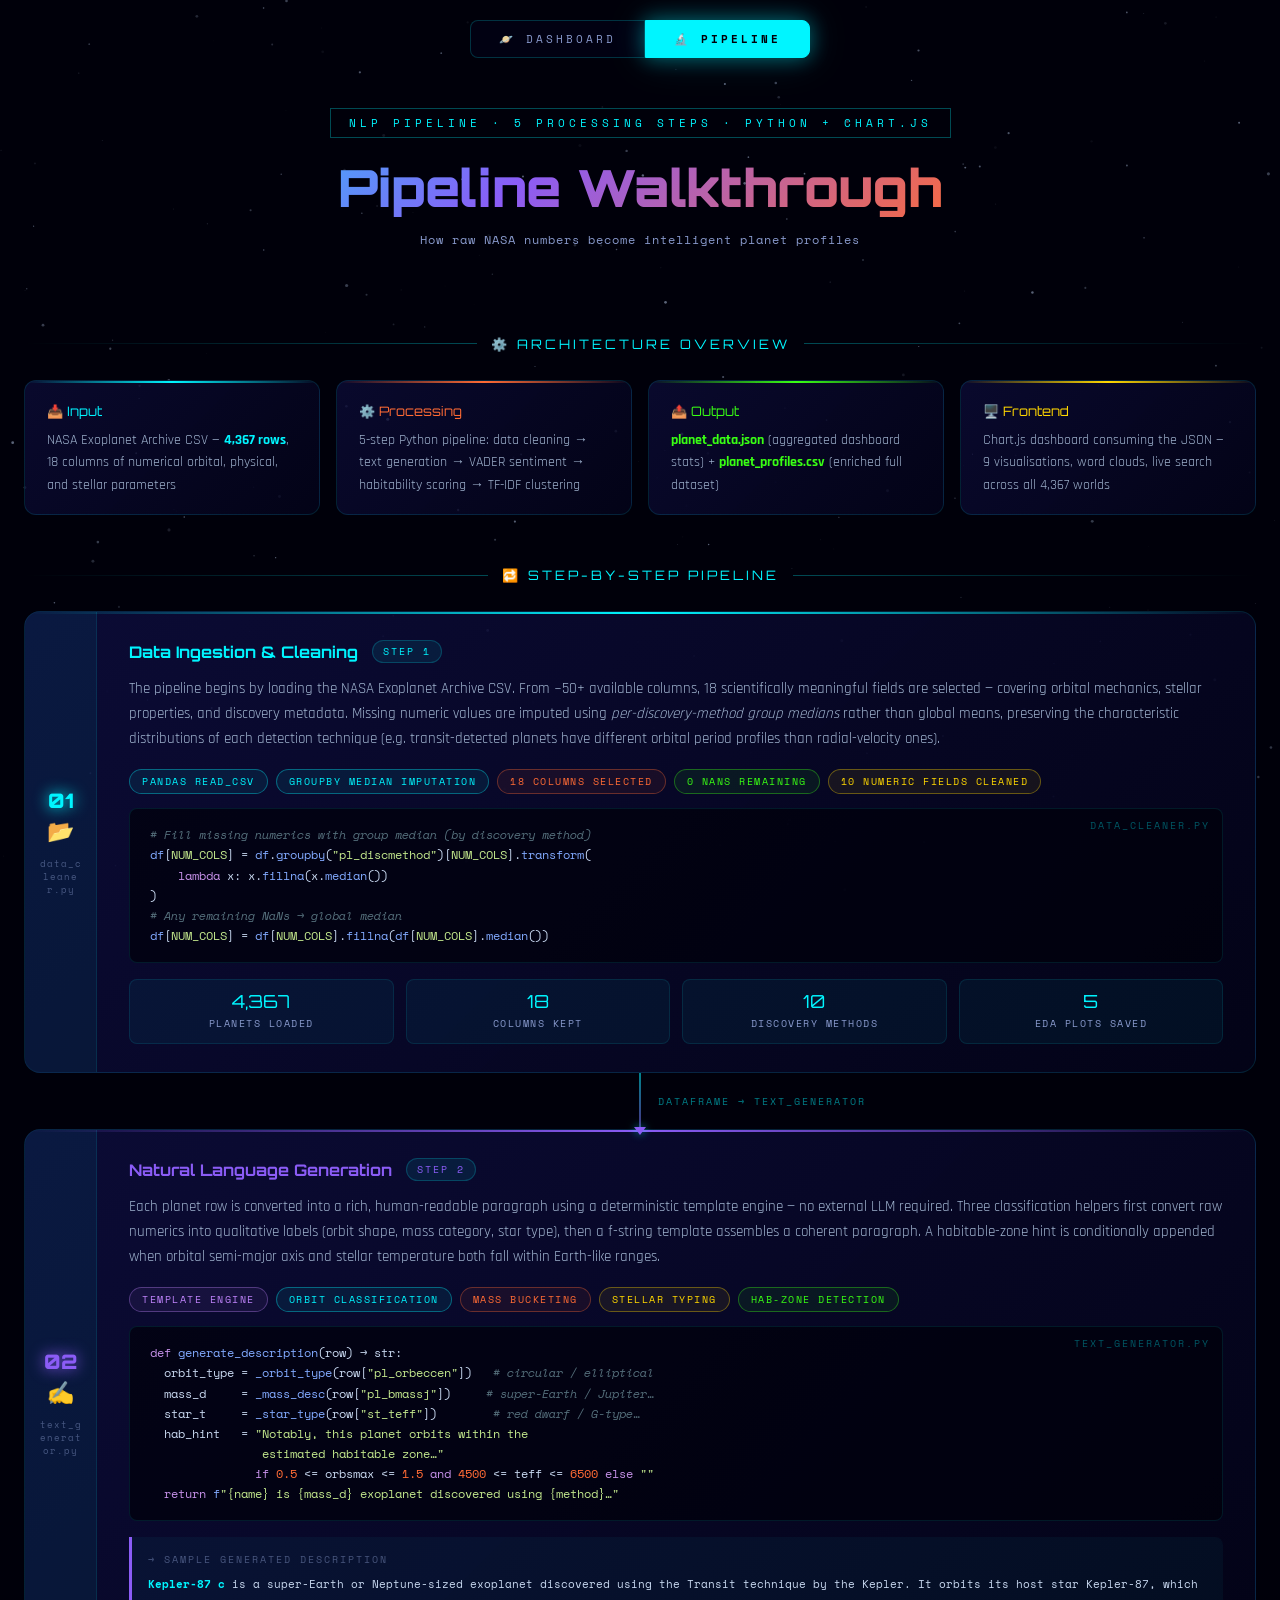
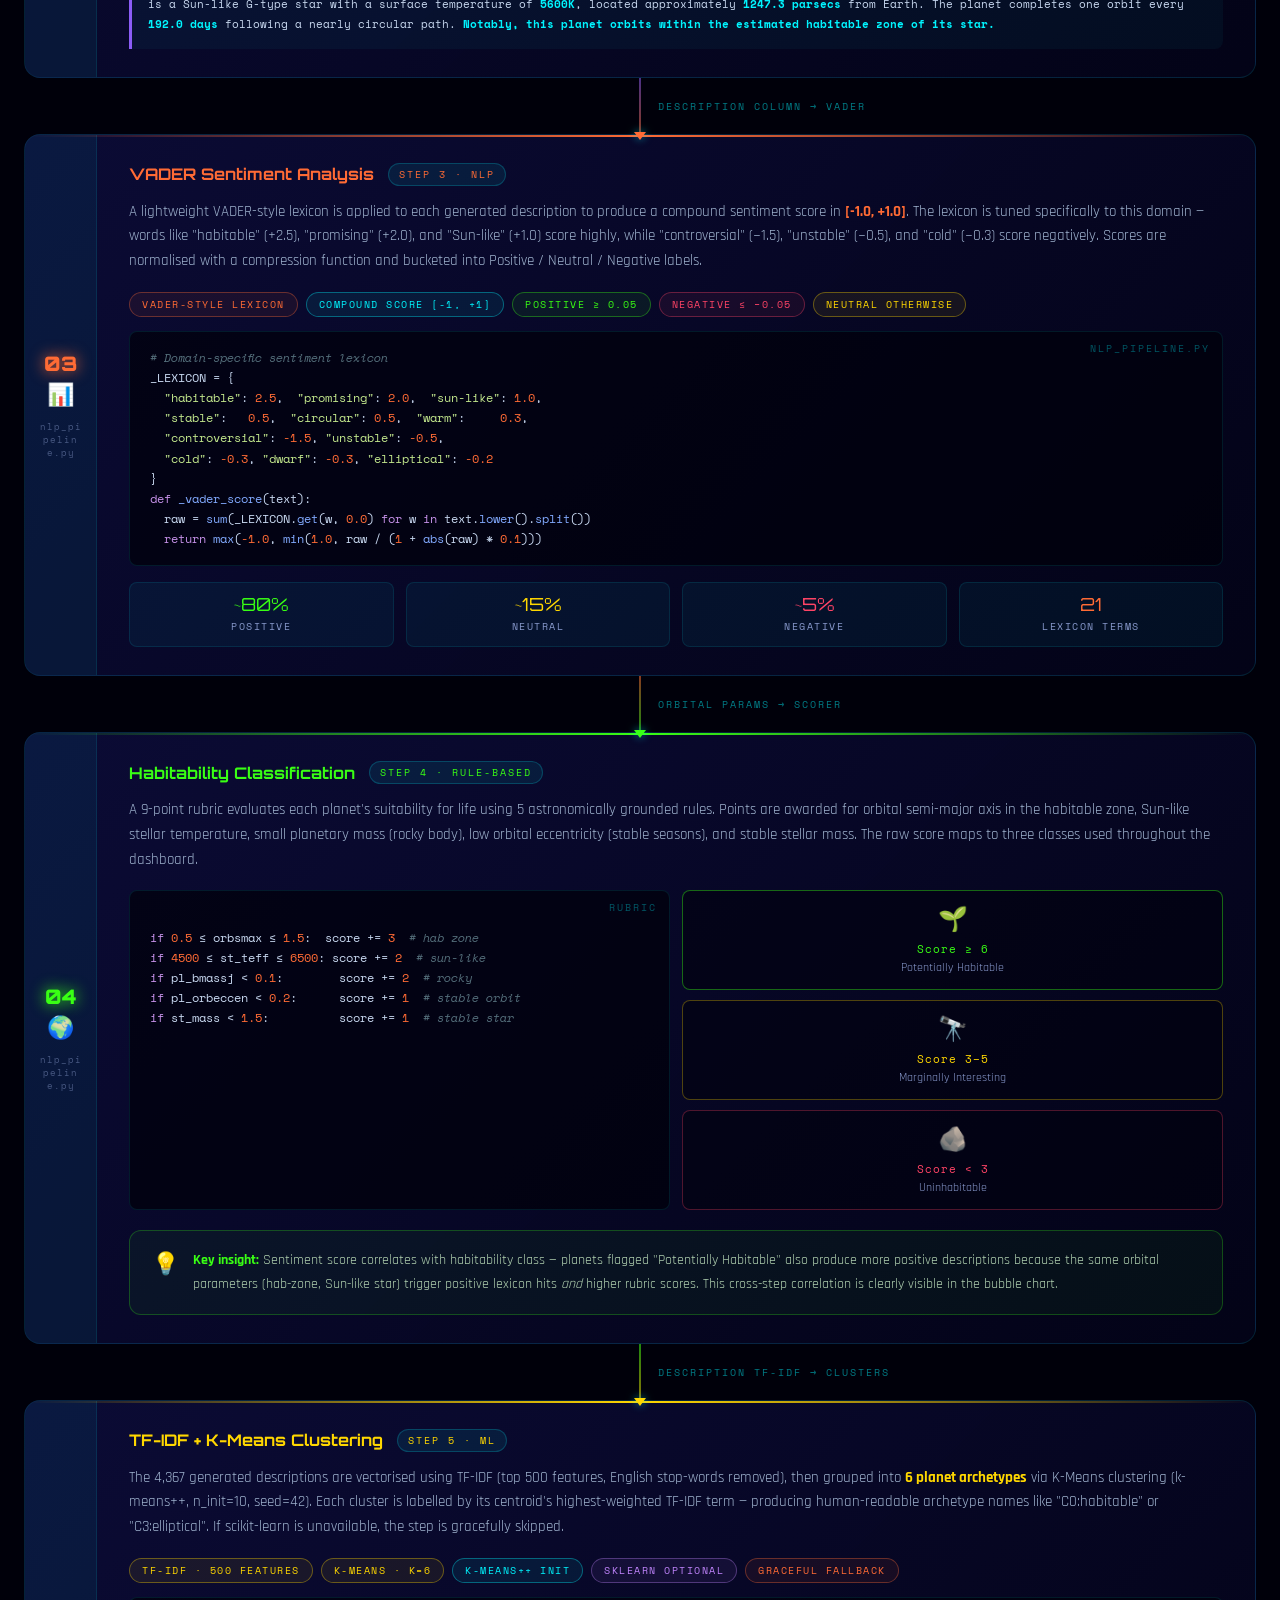
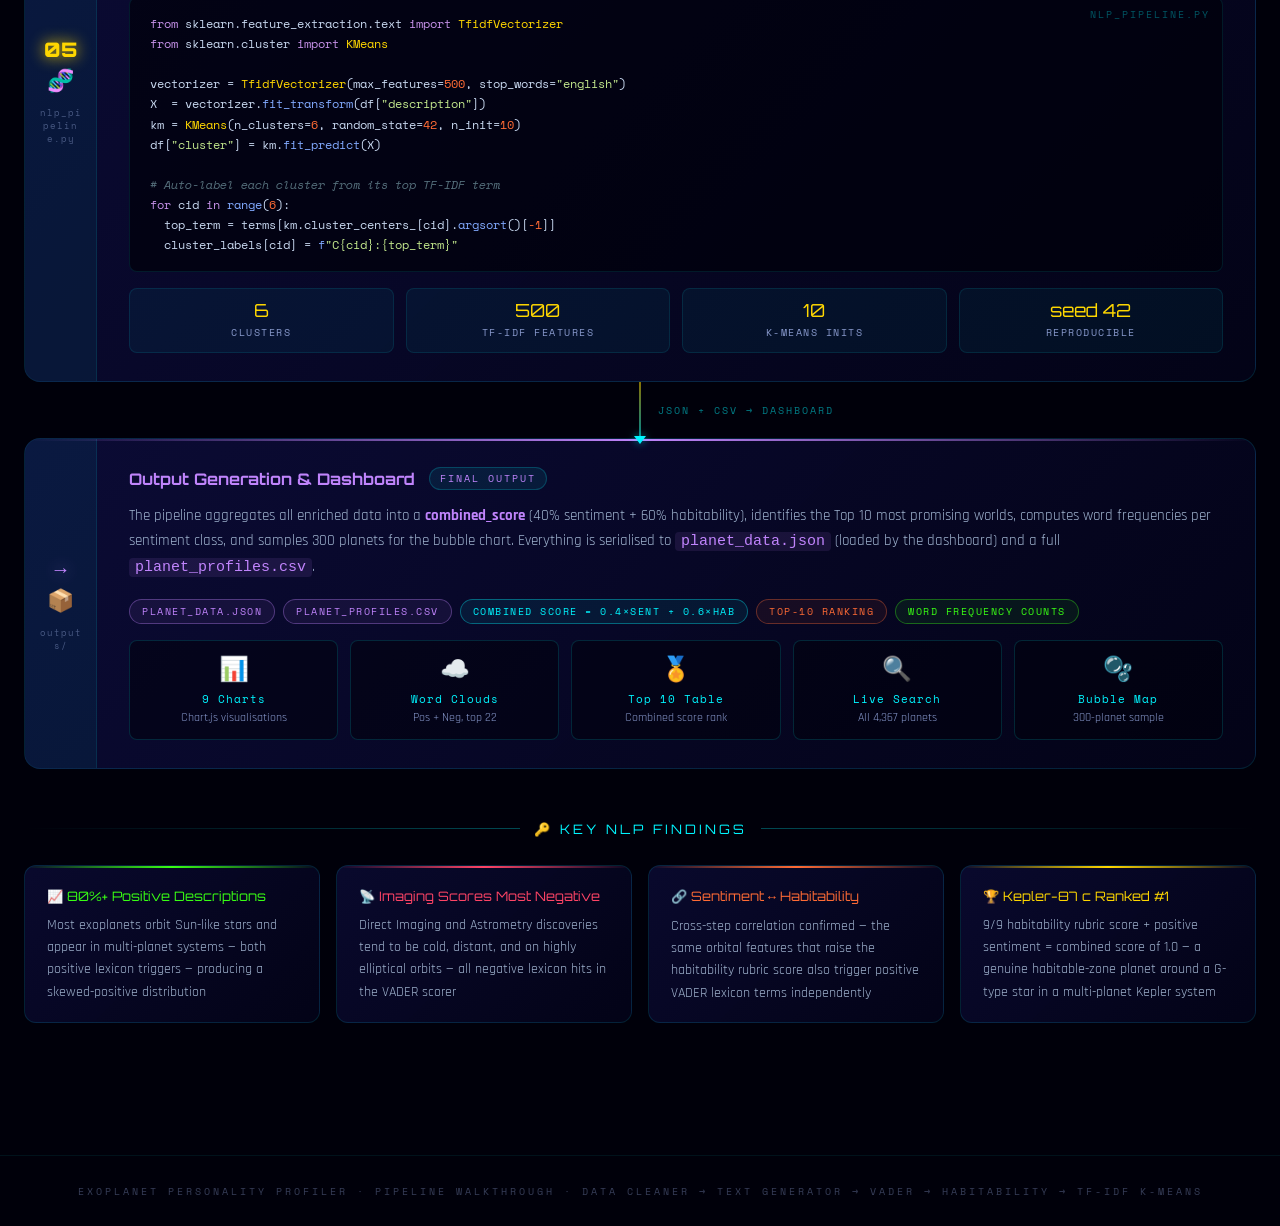
<file: Exoplanet Overview/pipeline.html>
<!DOCTYPE html>
<html lang="en">
<head>
<meta charset="UTF-8">
<meta name="viewport" content="width=device-width, initial-scale=1.0">
<title>🔬 Pipeline Walkthrough · Exoplanet Personality Profiler</title>
<link href="https://fonts.googleapis.com/css2?family=Orbitron:wght@400;600;700;900&family=Space+Mono:ital,wght@0,400;0,700;1,400&family=Rajdhani:wght@300;400;500;600;700&display=swap" rel="stylesheet">
<style>
/* ── Variables (same as main dashboard) ─── */
:root {
  --void:    #00000a;
  --deep:    #030318;
  --nebula:  #0a0a2e;
  --cosmic:  #0d0d3d;
  --pulsar:  #00f5ff;
  --nova:    #ff6b35;
  --hab:     #39ff14;
  --star:    #ffd700;
  --dwarf:   #ff4466;
  --neutral: #8899cc;
  --glow-pulse: 0 0 20px rgba(0,245,255,0.4), 0 0 40px rgba(0,245,255,0.15);
  --glow-nova:  0 0 20px rgba(255,107,53,0.5), 0 0 40px rgba(255,107,53,0.2);
  --glow-hab:   0 0 15px rgba(57,255,20,0.4);
  --radius-sm: 8px; --radius-md: 12px; --radius-lg: 16px;
}
*, *::before, *::after { margin: 0; padding: 0; box-sizing: border-box; }
html { scroll-behavior: smooth; }
body {
  background: var(--void);
  color: #c8d8f0;
  font-family: 'Rajdhani', sans-serif;
  font-size: 16px;
  min-height: 100vh;
  overflow-x: hidden;
}
#starfield { position: fixed; inset: 0; z-index: 0; pointer-events: none; }

/* ── Nav tabs ───── */
.tab-nav {
  position: relative; z-index: 10;
  display: flex; align-items: center; justify-content: center;
  gap: 0;
  padding: 20px 24px 0;
  max-width: 1400px; margin: 0 auto;
}
.tab-link {
  font-family: 'Space Mono', monospace;
  font-size: 11px; letter-spacing: 3px; text-transform: uppercase;
  text-decoration: none;
  padding: 10px 28px;
  border: 1px solid rgba(0,245,255,0.2);
  color: var(--neutral);
  background: rgba(3,3,24,0.6);
  transition: all 0.3s;
  cursor: pointer;
}
.tab-link:first-child { border-radius: 8px 0 0 8px; }
.tab-link:last-child  { border-radius: 0 8px 8px 0; }
.tab-link:hover { color: var(--pulsar); border-color: rgba(0,245,255,0.5); background: rgba(0,245,255,0.07); }
.tab-link.active {
  color: var(--void); background: var(--pulsar);
  border-color: var(--pulsar);
  box-shadow: var(--glow-pulse);
  font-weight: 700;
}

/* ── Page wrap ───── */
.page-wrap { position: relative; z-index: 1; max-width: 1400px; margin: 0 auto; padding: 0 24px 100px; }

/* ── Header ───── */
header { text-align: center; padding: 50px 20px 36px; position: relative; }
.header-badge {
  display: inline-block; font-family: 'Space Mono', monospace;
  font-size: 11px; letter-spacing: 4px; color: var(--pulsar);
  border: 1px solid rgba(0,245,255,0.3); padding: 6px 18px;
  margin-bottom: 20px; text-transform: uppercase; animation: fadeIn 1s ease;
}
h1 {
  font-family: 'Orbitron', monospace; font-size: clamp(22px, 4vw, 52px); font-weight: 900;
  background: linear-gradient(135deg, var(--pulsar) 0%, #8b5cf6 40%, var(--nova) 80%, var(--star) 100%);
  -webkit-background-clip: text; -webkit-text-fill-color: transparent; background-clip: text;
  line-height: 1.15; margin-bottom: 14px; animation: slideUp 0.8s ease;
}
.subtitle { font-family: 'Space Mono', monospace; font-size: 12px; color: var(--neutral); letter-spacing: 1px; }

/* ── Section header ───── */
.section-header {
  display: flex; align-items: center; gap: 14px; margin: 52px 0 28px;
}
.section-line { flex: 1; height: 1px; background: linear-gradient(90deg, transparent, rgba(0,245,255,0.3)); }
.section-line.right { background: linear-gradient(90deg, rgba(0,245,255,0.3), transparent); }
.section-title { font-family: 'Orbitron', monospace; font-size: 13px; letter-spacing: 3px; color: var(--pulsar); white-space: nowrap; text-transform: uppercase; }

/* ── Pipeline flow ───── */
.pipeline-flow {
  display: flex; flex-direction: column; gap: 0;
  position: relative;
}
.pipeline-connector {
  display: flex; justify-content: center; align-items: center;
  height: 56px; position: relative; z-index: 1;
}
.connector-line {
  width: 2px; height: 100%;
  background: linear-gradient(180deg, rgba(0,245,255,0.6), rgba(139,92,246,0.6));
  position: relative;
}
.connector-arrow {
  position: absolute; bottom: -6px; left: 50%; transform: translateX(-50%);
  width: 0; height: 0;
  border-left: 6px solid transparent; border-right: 6px solid transparent;
  border-top: 8px solid rgba(0,245,255,0.8);
  filter: drop-shadow(0 0 4px rgba(0,245,255,0.6));
}
.connector-label {
  position: absolute; left: calc(50% + 18px);
  font-family: 'Space Mono', monospace; font-size: 10px; color: rgba(0,245,255,0.5);
  letter-spacing: 2px; text-transform: uppercase; white-space: nowrap;
  top: 50%; transform: translateY(-50%);
}

/* ── Step card ───── */
.step-card {
  display: grid; grid-template-columns: 72px 1fr;
  gap: 0; border-radius: var(--radius-lg); overflow: hidden;
  border: 1px solid rgba(0,245,255,0.12);
  background: linear-gradient(135deg, rgba(13,13,61,0.85), rgba(3,3,24,0.95));
  transition: transform 0.3s, border-color 0.3s, box-shadow 0.3s;
  animation: slideIn 0.7s ease both;
  position: relative;
}
.step-card:hover {
  transform: translateY(-3px);
  border-color: rgba(0,245,255,0.35);
  box-shadow: var(--glow-pulse);
}
.step-card::before {
  content: ''; position: absolute; top: 0; left: 0; right: 0; height: 2px;
  background: linear-gradient(90deg, transparent, var(--step-color, var(--pulsar)), transparent);
}
.step-number {
  background: rgba(0,245,255,0.06);
  border-right: 1px solid rgba(0,245,255,0.1);
  display: flex; flex-direction: column; align-items: center; justify-content: center; gap: 6px;
  padding: 24px 8px;
}
.step-num-label {
  font-family: 'Orbitron', monospace; font-size: 20px; font-weight: 900;
  color: var(--step-color, var(--pulsar));
  text-shadow: 0 0 15px var(--step-color, rgba(0,245,255,0.7));
}
.step-icon { font-size: 22px; }
.step-file {
  font-family: 'Space Mono', monospace; font-size: 9px; color: rgba(136,153,204,0.5);
  letter-spacing: 1px; text-align: center; writing-mode: horizontal-tb;
  margin-top: 4px; word-break: break-all; padding: 0 4px;
}

.step-body { padding: 28px 32px; }
.step-header { display: flex; align-items: center; gap: 14px; margin-bottom: 14px; flex-wrap: wrap; }
.step-title {
  font-family: 'Orbitron', monospace; font-size: 16px; font-weight: 700;
  color: var(--step-color, var(--pulsar));
}
.step-badge {
  font-family: 'Space Mono', monospace; font-size: 10px; letter-spacing: 2px;
  padding: 3px 10px; border-radius: 20px; text-transform: uppercase;
  background: rgba(0,245,255,0.08); color: var(--step-color, var(--pulsar));
  border: 1px solid rgba(0,245,255,0.2);
}
.step-desc { color: #a0b4d0; font-size: 15px; line-height: 1.65; margin-bottom: 18px; }

/* ── Code block ───── */
.code-block {
  background: rgba(0,0,10,0.7); border: 1px solid rgba(0,245,255,0.1);
  border-radius: var(--radius-sm); padding: 16px 20px;
  font-family: 'Space Mono', monospace; font-size: 11.5px; line-height: 1.75;
  overflow-x: auto; margin-bottom: 16px; position: relative;
  white-space: pre;
}
.code-block::before {
  content: attr(data-label);
  position: absolute; top: 8px; right: 12px;
  font-size: 10px; color: rgba(0,245,255,0.35); letter-spacing: 2px; text-transform: uppercase;
}
.c-kw  { color: #c792ea; }
.c-fn  { color: #82aaff; }
.c-str { color: #c3e88d; }
.c-cmt { color: #546e7a; font-style: italic; }
.c-num { color: var(--nova); }
.c-cls { color: var(--star); }

/* ── Pills row ───── */
.pills { display: flex; flex-wrap: wrap; gap: 8px; margin-bottom: 14px; }
.pill {
  font-family: 'Space Mono', monospace; font-size: 10px; letter-spacing: 1.5px;
  padding: 4px 12px; border-radius: 20px; text-transform: uppercase;
  border: 1px solid; transition: box-shadow 0.2s;
}
.pill-cyan  { color: var(--pulsar); border-color: rgba(0,245,255,0.35); background: rgba(0,245,255,0.07); }
.pill-orange{ color: var(--nova);   border-color: rgba(255,107,53,0.35); background: rgba(255,107,53,0.07); }
.pill-green { color: var(--hab);    border-color: rgba(57,255,20,0.35);  background: rgba(57,255,20,0.07); }
.pill-gold  { color: var(--star);   border-color: rgba(255,215,0,0.35);  background: rgba(255,215,0,0.07); }
.pill-purple{ color: #c084fc;       border-color: rgba(192,132,252,0.35);background: rgba(192,132,252,0.07);}
.pill-red   { color: var(--dwarf);  border-color: rgba(255,68,102,0.35); background: rgba(255,68,102,0.07); }

/* ── Output sample ───── */
.output-sample {
  border-left: 3px solid var(--step-color, var(--pulsar));
  padding: 14px 16px; background: rgba(0,245,255,0.04);
  border-radius: 0 var(--radius-sm) var(--radius-sm) 0;
  font-family: 'Space Mono', monospace; font-size: 11px; line-height: 1.8;
  color: #c8d8f0; margin-top: 14px;
}
.output-label {
  font-size: 10px; color: rgba(136,153,204,0.5); letter-spacing: 2px;
  text-transform: uppercase; margin-bottom: 6px;
}
.output-highlight { color: var(--pulsar); font-weight: 700; }

/* ── Stats row ───── */
.step-stats { display: flex; flex-wrap: wrap; gap: 12px; margin-top: 16px; }
.step-stat {
  background: rgba(0,245,255,0.05); border: 1px solid rgba(0,245,255,0.1);
  border-radius: var(--radius-sm); padding: 10px 16px; flex: 1; min-width: 120px;
  text-align: center;
}
.step-stat-val { font-family: 'Orbitron', monospace; font-size: 18px; color: var(--step-color, var(--pulsar)); display: block; }
.step-stat-lbl { font-family: 'Space Mono', monospace; font-size: 10px; color: var(--neutral); letter-spacing: 1.5px; text-transform: uppercase; margin-top: 3px; }

/* ── Data flow diagram ───── */
.flow-diagram {
  display: grid; grid-template-columns: repeat(auto-fit, minmax(140px, 1fr));
  gap: 12px; margin-top: 16px;
}
.flow-node {
  background: rgba(0,0,10,0.5); border: 1px solid rgba(0,245,255,0.15);
  border-radius: var(--radius-sm); padding: 14px 12px; text-align: center;
  position: relative;
}
.flow-node-icon { font-size: 24px; margin-bottom: 6px; }
.flow-node-title { font-family: 'Space Mono', monospace; font-size: 11px; color: var(--pulsar); letter-spacing: 1px; }
.flow-node-val { font-size: 12px; color: var(--neutral); margin-top: 3px; }

/* ── Architecture overview ───── */
.arch-grid {
  display: grid; grid-template-columns: repeat(auto-fit, minmax(280px, 1fr));
  gap: 16px; margin-bottom: 32px;
}
.arch-card {
  background: linear-gradient(135deg, rgba(13,13,61,0.7), rgba(3,3,24,0.9));
  border: 1px solid rgba(0,245,255,0.12); border-radius: var(--radius-md);
  padding: 22px 22px 18px; transition: transform 0.3s, box-shadow 0.3s;
  position: relative; overflow: hidden;
}
.arch-card:hover { transform: translateY(-3px); box-shadow: 0 8px 30px rgba(0,245,255,0.1); }
.arch-card::before {
  content: ''; position: absolute; top: 0; left: 0; right: 0; height: 2px;
  background: linear-gradient(90deg, transparent, var(--accent-color, var(--pulsar)), transparent);
}
.arch-card-title { font-family: 'Orbitron', monospace; font-size: 13px; color: var(--accent-color, var(--pulsar)); margin-bottom: 10px; }
.arch-card-desc { font-size: 14px; color: #9db0cc; line-height: 1.6; }

/* ── Insight callout ───── */
.insight-callout {
  background: rgba(57,255,20,0.05); border: 1px solid rgba(57,255,20,0.25);
  border-radius: var(--radius-md); padding: 18px 22px; margin-top: 20px;
  display: flex; gap: 14px; align-items: flex-start;
}
.insight-icon { font-size: 22px; flex-shrink: 0; margin-top: 2px; }
.insight-text { font-size: 14px; color: #b0d0b0; line-height: 1.65; }
.insight-text strong { color: var(--hab); }

/* ── Animations ───── */
@keyframes fadeIn { from { opacity: 0; } to { opacity: 1; } }
@keyframes slideUp { from { opacity: 0; transform: translateY(24px); } to { opacity: 1; transform: translateY(0); } }
@keyframes slideIn {
  from { opacity: 0; transform: translateX(-20px); }
  to   { opacity: 1; transform: translateX(0); }
}
@keyframes pulse-glow {
  0%, 100% { box-shadow: 0 0 8px rgba(0,245,255,0.2); }
  50%       { box-shadow: 0 0 20px rgba(0,245,255,0.5), 0 0 40px rgba(0,245,255,0.2); }
}
.step-card:nth-child(1) { animation-delay: 0.1s; }
.step-card:nth-child(2) { animation-delay: 0.2s; }
.step-card:nth-child(3) { animation-delay: 0.3s; }
.step-card:nth-child(4) { animation-delay: 0.4s; }
.step-card:nth-child(5) { animation-delay: 0.5s; }

/* ── Footer ───── */
footer {
  text-align: center; padding: 28px; font-family: 'Space Mono', monospace;
  font-size: 10px; color: rgba(136,153,204,0.4); letter-spacing: 3px;
  position: relative; z-index: 1;
  border-top: 1px solid rgba(0,245,255,0.07);
}

/* ── Responsive ───── */
@media (max-width: 700px) {
  .step-card { grid-template-columns: 56px 1fr; }
  .step-body  { padding: 20px 18px; }
  .hero-planet { display: none; }
}
</style>
</head>
<body>

<canvas id="starfield"></canvas>

<!-- Tab navigation -->
<nav class="tab-nav">
  <a href="index.html" class="tab-link">🪐 Dashboard</a>
  <a href="pipeline.html" class="tab-link active">🔬 Pipeline</a>
</nav>

<div class="page-wrap">

  <!-- Header -->
  <header>
    <div class="header-badge">NLP Pipeline · 5 Processing Steps · Python + Chart.js</div>
    <h1>Pipeline Walkthrough</h1>
    <p class="subtitle">How raw NASA numbers become intelligent planet profiles</p>
  </header>

  <!-- Architecture Overview -->
  <div class="section-header">
    <div class="section-line"></div>
    <div class="section-title">⚙️ Architecture Overview</div>
    <div class="section-line right"></div>
  </div>

  <div class="arch-grid">
    <div class="arch-card" style="--accent-color: var(--pulsar)">
      <div class="arch-card-title">📥 Input</div>
      <div class="arch-card-desc">NASA Exoplanet Archive CSV — <strong style="color:var(--pulsar)">4,367 rows</strong>, 18 columns of numerical orbital, physical, and stellar parameters</div>
    </div>
    <div class="arch-card" style="--accent-color: var(--nova)">
      <div class="arch-card-title">⚙️ Processing</div>
      <div class="arch-card-desc">5-step Python pipeline: data cleaning → text generation → VADER sentiment → habitability scoring → TF-IDF clustering</div>
    </div>
    <div class="arch-card" style="--accent-color: var(--hab)">
      <div class="arch-card-title">📤 Output</div>
      <div class="arch-card-desc"><strong style="color:var(--hab)">planet_data.json</strong> (aggregated dashboard stats) + <strong style="color:var(--hab)">planet_profiles.csv</strong> (enriched full dataset)</div>
    </div>
    <div class="arch-card" style="--accent-color: var(--star)">
      <div class="arch-card-title">🖥️ Frontend</div>
      <div class="arch-card-desc">Chart.js dashboard consuming the JSON — 9 visualisations, word clouds, live search across all 4,367 worlds</div>
    </div>
  </div>

  <!-- Pipeline Steps -->
  <div class="section-header">
    <div class="section-line"></div>
    <div class="section-title">🔁 Step-by-Step Pipeline</div>
    <div class="section-line right"></div>
  </div>

  <div class="pipeline-flow">

    <!-- ── STEP 1 ── -->
    <div class="step-card" style="--step-color: #00f5ff;">
      <div class="step-number">
        <div class="step-num-label">01</div>
        <div class="step-icon">📂</div>
        <div class="step-file">data_cleaner.py</div>
      </div>
      <div class="step-body">
        <div class="step-header">
          <div class="step-title">Data Ingestion & Cleaning</div>
          <span class="step-badge">Step 1</span>
        </div>
        <div class="step-desc">
          The pipeline begins by loading the NASA Exoplanet Archive CSV. From ~50+ available columns, 
          18 scientifically meaningful fields are selected — covering orbital mechanics, stellar properties, 
          and discovery metadata. Missing numeric values are imputed using <em>per-discovery-method group medians</em> 
          rather than global means, preserving the characteristic distributions of each detection technique 
          (e.g. transit-detected planets have different orbital period profiles than radial-velocity ones).
        </div>
        <div class="pills">
          <span class="pill pill-cyan">pandas read_csv</span>
          <span class="pill pill-cyan">groupby median imputation</span>
          <span class="pill pill-orange">18 columns selected</span>
          <span class="pill pill-green">0 NaNs remaining</span>
          <span class="pill pill-gold">10 numeric fields cleaned</span>
        </div>
        <div class="code-block" data-label="data_cleaner.py"><span class="c-cmt"># Fill missing numerics with group median (by discovery method)</span>
<span class="c-fn">df</span>[<span class="c-str">NUM_COLS</span>] = <span class="c-fn">df</span>.<span class="c-fn">groupby</span>(<span class="c-str">"pl_discmethod"</span>)[<span class="c-str">NUM_COLS</span>].<span class="c-fn">transform</span>(
    <span class="c-kw">lambda</span> x: x.<span class="c-fn">fillna</span>(x.<span class="c-fn">median</span>())
)
<span class="c-cmt"># Any remaining NaNs → global median</span>
<span class="c-fn">df</span>[<span class="c-str">NUM_COLS</span>] = <span class="c-fn">df</span>[<span class="c-str">NUM_COLS</span>].<span class="c-fn">fillna</span>(<span class="c-fn">df</span>[<span class="c-str">NUM_COLS</span>].<span class="c-fn">median</span>())</div>
        <div class="step-stats">
          <div class="step-stat"><span class="step-stat-val">4,367</span><span class="step-stat-lbl">planets loaded</span></div>
          <div class="step-stat"><span class="step-stat-val">18</span><span class="step-stat-lbl">columns kept</span></div>
          <div class="step-stat"><span class="step-stat-val">10</span><span class="step-stat-lbl">discovery methods</span></div>
          <div class="step-stat"><span class="step-stat-val">5</span><span class="step-stat-lbl">EDA plots saved</span></div>
        </div>
      </div>
    </div>

    <div class="pipeline-connector">
      <div class="connector-line" style="background: linear-gradient(180deg, #00f5ff88, #8b5cf688)">
        <div class="connector-arrow" style="border-top-color: #8b5cf6;"></div>
      </div>
      <div class="connector-label">DataFrame → text_generator</div>
    </div>

    <!-- ── STEP 2 ── -->
    <div class="step-card" style="--step-color: #8b5cf6;">
      <div class="step-number">
        <div class="step-num-label">02</div>
        <div class="step-icon">✍️</div>
        <div class="step-file">text_generator.py</div>
      </div>
      <div class="step-body">
        <div class="step-header">
          <div class="step-title">Natural Language Generation</div>
          <span class="step-badge">Step 2</span>
        </div>
        <div class="step-desc">
          Each planet row is converted into a rich, human-readable paragraph using a deterministic 
          template engine — no external LLM required. Three classification helpers first convert raw 
          numerics into qualitative labels (orbit shape, mass category, star type), then a f-string 
          template assembles a coherent paragraph. A habitable-zone hint is conditionally appended 
          when orbital semi-major axis and stellar temperature both fall within Earth-like ranges.
        </div>
        <div class="pills">
          <span class="pill pill-purple">template engine</span>
          <span class="pill pill-cyan">orbit classification</span>
          <span class="pill pill-orange">mass bucketing</span>
          <span class="pill pill-gold">stellar typing</span>
          <span class="pill pill-green">hab-zone detection</span>
        </div>
        <div class="code-block" data-label="text_generator.py"><span class="c-kw">def</span> <span class="c-fn">generate_description</span>(row) → str:
  orbit_type = <span class="c-fn">_orbit_type</span>(row[<span class="c-str">"pl_orbeccen"</span>])   <span class="c-cmt"># circular / elliptical</span>
  mass_d     = <span class="c-fn">_mass_desc</span>(row[<span class="c-str">"pl_bmassj"</span>])     <span class="c-cmt"># super-Earth / Jupiter…</span>
  star_t     = <span class="c-fn">_star_type</span>(row[<span class="c-str">"st_teff"</span>])        <span class="c-cmt"># red dwarf / G-type…</span>
  hab_hint   = <span class="c-str">"Notably, this planet orbits within the</span>
               <span class="c-str"> estimated habitable zone…"</span>
               <span class="c-kw">if</span> <span class="c-num">0.5</span> &lt;= orbsmax &lt;= <span class="c-num">1.5</span> <span class="c-kw">and</span> <span class="c-num">4500</span> &lt;= teff &lt;= <span class="c-num">6500</span> <span class="c-kw">else</span> <span class="c-str">""</span>
  <span class="c-kw">return</span> <span class="c-fn">f</span><span class="c-str">"{name} is {mass_d} exoplanet discovered using {method}…"</span></div>
        <div class="output-sample">
          <div class="output-label">→ Sample generated description</div>
          <span class="output-highlight">Kepler-87 c</span> is a super-Earth or Neptune-sized exoplanet discovered using the
          Transit technique by the Kepler. It orbits its host star Kepler-87, which is a
          Sun-like G-type star with a surface temperature of <span class="output-highlight">5600K</span>, located approximately
          <span class="output-highlight">1247.3 parsecs</span> from Earth. The planet completes one orbit every <span class="output-highlight">192.0 days</span>
          following a nearly circular path. <span class="output-highlight">Notably, this planet orbits within the estimated habitable zone of its star.</span>
        </div>
      </div>
    </div>

    <div class="pipeline-connector">
      <div class="connector-line" style="background: linear-gradient(180deg, #8b5cf688, #ff6b3588)">
        <div class="connector-arrow" style="border-top-color: #ff6b35;"></div>
      </div>
      <div class="connector-label">description column → VADER</div>
    </div>

    <!-- ── STEP 3 ── -->
    <div class="step-card" style="--step-color: #ff6b35;">
      <div class="step-number">
        <div class="step-num-label">03</div>
        <div class="step-icon">📊</div>
        <div class="step-file">nlp_pipeline.py</div>
      </div>
      <div class="step-body">
        <div class="step-header">
          <div class="step-title">VADER Sentiment Analysis</div>
          <span class="step-badge">Step 3 · NLP</span>
        </div>
        <div class="step-desc">
          A lightweight VADER-style lexicon is applied to each generated description to produce a 
          compound sentiment score in <strong style="color:var(--nova)">[-1.0, +1.0]</strong>. The lexicon is tuned 
          specifically to this domain — words like "habitable" (+2.5), "promising" (+2.0), and "Sun-like" 
          (+1.0) score highly, while "controversial" (−1.5), "unstable" (−0.5), and "cold" (−0.3) score 
          negatively. Scores are normalised with a compression function and bucketed into Positive / Neutral / Negative labels.
        </div>
        <div class="pills">
          <span class="pill pill-orange">VADER-style lexicon</span>
          <span class="pill pill-cyan">compound score [-1, +1]</span>
          <span class="pill pill-green">Positive ≥ 0.05</span>
          <span class="pill pill-red">Negative ≤ −0.05</span>
          <span class="pill pill-gold">Neutral otherwise</span>
        </div>
        <div class="code-block" data-label="nlp_pipeline.py"><span class="c-cmt"># Domain-specific sentiment lexicon</span>
_LEXICON = {
  <span class="c-str">"habitable"</span>: <span class="c-num">2.5</span>,  <span class="c-str">"promising"</span>: <span class="c-num">2.0</span>,  <span class="c-str">"sun-like"</span>: <span class="c-num">1.0</span>,
  <span class="c-str">"stable"</span>:   <span class="c-num">0.5</span>,  <span class="c-str">"circular"</span>: <span class="c-num">0.5</span>,  <span class="c-str">"warm"</span>:     <span class="c-num">0.3</span>,
  <span class="c-str">"controversial"</span>: <span class="c-num">-1.5</span>, <span class="c-str">"unstable"</span>: <span class="c-num">-0.5</span>,
  <span class="c-str">"cold"</span>: <span class="c-num">-0.3</span>, <span class="c-str">"dwarf"</span>: <span class="c-num">-0.3</span>, <span class="c-str">"elliptical"</span>: <span class="c-num">-0.2</span>
}
<span class="c-kw">def</span> <span class="c-fn">_vader_score</span>(text):
  raw = <span class="c-fn">sum</span>(_LEXICON.<span class="c-fn">get</span>(w, <span class="c-num">0.0</span>) <span class="c-kw">for</span> w <span class="c-kw">in</span> text.<span class="c-fn">lower</span>().<span class="c-fn">split</span>())
  <span class="c-kw">return</span> <span class="c-fn">max</span>(<span class="c-num">-1.0</span>, <span class="c-fn">min</span>(<span class="c-num">1.0</span>, raw / (<span class="c-num">1</span> + <span class="c-fn">abs</span>(raw) * <span class="c-num">0.1</span>)))</div>
        <div class="step-stats">
          <div class="step-stat" style="--step-color: #39ff14"><span class="step-stat-val" style="color:var(--hab)">~80%</span><span class="step-stat-lbl">positive</span></div>
          <div class="step-stat" style="--step-color: #ffd700"><span class="step-stat-val" style="color:var(--star)">~15%</span><span class="step-stat-lbl">neutral</span></div>
          <div class="step-stat" style="--step-color: #ff4466"><span class="step-stat-val" style="color:var(--dwarf)">~5%</span><span class="step-stat-lbl">negative</span></div>
          <div class="step-stat"><span class="step-stat-val">21</span><span class="step-stat-lbl">lexicon terms</span></div>
        </div>
      </div>
    </div>

    <div class="pipeline-connector">
      <div class="connector-line" style="background: linear-gradient(180deg, #ff6b3588, #39ff1488)">
        <div class="connector-arrow" style="border-top-color: #39ff14;"></div>
      </div>
      <div class="connector-label">orbital params → scorer</div>
    </div>

    <!-- ── STEP 4 ── -->
    <div class="step-card" style="--step-color: #39ff14;">
      <div class="step-number">
        <div class="step-num-label">04</div>
        <div class="step-icon">🌍</div>
        <div class="step-file">nlp_pipeline.py</div>
      </div>
      <div class="step-body">
        <div class="step-header">
          <div class="step-title">Habitability Classification</div>
          <span class="step-badge">Step 4 · Rule-based</span>
        </div>
        <div class="step-desc">
          A 9-point rubric evaluates each planet's suitability for life using 5 astronomically 
          grounded rules. Points are awarded for orbital semi-major axis in the habitable zone, 
          Sun-like stellar temperature, small planetary mass (rocky body), low orbital eccentricity 
          (stable seasons), and stable stellar mass. The raw score maps to three classes used 
          throughout the dashboard.
        </div>

        <div style="display:grid; grid-template-columns: 1fr 1fr; gap: 12px; margin-bottom: 16px;">
          <div class="code-block" style="margin-bottom:0" data-label="rubric">
<span class="c-kw">if</span> <span class="c-num">0.5</span> ≤ orbsmax ≤ <span class="c-num">1.5</span>:  score += <span class="c-num">3</span>  <span class="c-cmt"># hab zone</span>
<span class="c-kw">if</span> <span class="c-num">4500</span> ≤ st_teff ≤ <span class="c-num">6500</span>: score += <span class="c-num">2</span>  <span class="c-cmt"># sun-like</span>
<span class="c-kw">if</span> pl_bmassj &lt; <span class="c-num">0.1</span>:        score += <span class="c-num">2</span>  <span class="c-cmt"># rocky</span>
<span class="c-kw">if</span> pl_orbeccen &lt; <span class="c-num">0.2</span>:      score += <span class="c-num">1</span>  <span class="c-cmt"># stable orbit</span>
<span class="c-kw">if</span> st_mass &lt; <span class="c-num">1.5</span>:          score += <span class="c-num">1</span>  <span class="c-cmt"># stable star</span></div>
          <div>
            <div class="flow-node" style="margin-bottom:10px; border-color: rgba(57,255,20,0.4);">
              <div class="flow-node-icon">🌱</div>
              <div class="flow-node-title" style="color:var(--hab)">Score ≥ 6</div>
              <div class="flow-node-val">Potentially Habitable</div>
            </div>
            <div class="flow-node" style="margin-bottom:10px; border-color: rgba(255,215,0,0.3);">
              <div class="flow-node-icon">🔭</div>
              <div class="flow-node-title" style="color:var(--star)">Score 3–5</div>
              <div class="flow-node-val">Marginally Interesting</div>
            </div>
            <div class="flow-node" style="border-color: rgba(255,68,102,0.3);">
              <div class="flow-node-icon">🪨</div>
              <div class="flow-node-title" style="color:var(--dwarf)">Score &lt; 3</div>
              <div class="flow-node-val">Uninhabitable</div>
            </div>
          </div>
        </div>

        <div class="insight-callout">
          <div class="insight-icon">💡</div>
          <div class="insight-text">
            <strong>Key insight:</strong> Sentiment score correlates with habitability class — planets 
            flagged "Potentially Habitable" also produce more positive descriptions because the same 
            orbital parameters (hab-zone, Sun-like star) trigger positive lexicon hits <em>and</em> 
            higher rubric scores. This cross-step correlation is clearly visible in the bubble chart.
          </div>
        </div>
      </div>
    </div>

    <div class="pipeline-connector">
      <div class="connector-line" style="background: linear-gradient(180deg, #39ff1488, #ffd70088)">
        <div class="connector-arrow" style="border-top-color: #ffd700;"></div>
      </div>
      <div class="connector-label">description TF-IDF → clusters</div>
    </div>

    <!-- ── STEP 5 ── -->
    <div class="step-card" style="--step-color: #ffd700;">
      <div class="step-number">
        <div class="step-num-label">05</div>
        <div class="step-icon">🧬</div>
        <div class="step-file">nlp_pipeline.py</div>
      </div>
      <div class="step-body">
        <div class="step-header">
          <div class="step-title">TF-IDF + K-Means Clustering</div>
          <span class="step-badge">Step 5 · ML</span>
        </div>
        <div class="step-desc">
          The 4,367 generated descriptions are vectorised using TF-IDF (top 500 features, English 
          stop-words removed), then grouped into <strong style="color:var(--star)">6 planet archetypes</strong> 
          via K-Means clustering (k-means++, n_init=10, seed=42). Each cluster is labelled by its 
          centroid's highest-weighted TF-IDF term — producing human-readable archetype names like 
          "C0:habitable" or "C3:elliptical". If scikit-learn is unavailable, the step is gracefully skipped.
        </div>
        <div class="pills">
          <span class="pill pill-gold">TF-IDF · 500 features</span>
          <span class="pill pill-gold">K-Means · k=6</span>
          <span class="pill pill-cyan">k-means++ init</span>
          <span class="pill pill-purple">sklearn optional</span>
          <span class="pill pill-orange">graceful fallback</span>
        </div>
        <div class="code-block" data-label="nlp_pipeline.py"><span class="c-kw">from</span> sklearn.feature_extraction.text <span class="c-kw">import</span> <span class="c-cls">TfidfVectorizer</span>
<span class="c-kw">from</span> sklearn.cluster <span class="c-kw">import</span> <span class="c-cls">KMeans</span>

vectorizer = <span class="c-cls">TfidfVectorizer</span>(max_features=<span class="c-num">500</span>, stop_words=<span class="c-str">"english"</span>)
X  = vectorizer.<span class="c-fn">fit_transform</span>(df[<span class="c-str">"description"</span>])
km = <span class="c-cls">KMeans</span>(n_clusters=<span class="c-num">6</span>, random_state=<span class="c-num">42</span>, n_init=<span class="c-num">10</span>)
df[<span class="c-str">"cluster"</span>] = km.<span class="c-fn">fit_predict</span>(X)

<span class="c-cmt"># Auto-label each cluster from its top TF-IDF term</span>
<span class="c-kw">for</span> cid <span class="c-kw">in</span> <span class="c-fn">range</span>(<span class="c-num">6</span>):
  top_term = terms[km.cluster_centers_[cid].<span class="c-fn">argsort</span>()[<span class="c-num">-1</span>]]
  cluster_labels[cid] = <span class="c-fn">f</span><span class="c-str">"C{cid}:{top_term}"</span></div>
        <div class="step-stats">
          <div class="step-stat"><span class="step-stat-val">6</span><span class="step-stat-lbl">clusters</span></div>
          <div class="step-stat"><span class="step-stat-val">500</span><span class="step-stat-lbl">TF-IDF features</span></div>
          <div class="step-stat"><span class="step-stat-val">10</span><span class="step-stat-lbl">k-means inits</span></div>
          <div class="step-stat"><span class="step-stat-val">seed 42</span><span class="step-stat-lbl">reproducible</span></div>
        </div>
      </div>
    </div>

    <div class="pipeline-connector">
      <div class="connector-line" style="background: linear-gradient(180deg, #ffd70088, #00f5ff88)">
        <div class="connector-arrow" style="border-top-color: #00f5ff;"></div>
      </div>
      <div class="connector-label">JSON + CSV → dashboard</div>
    </div>

    <!-- ── OUTPUT ── -->
    <div class="step-card" style="--step-color: #c084fc;">
      <div class="step-number">
        <div class="step-num-label">→</div>
        <div class="step-icon">📦</div>
        <div class="step-file">outputs/</div>
      </div>
      <div class="step-body">
        <div class="step-header">
          <div class="step-title">Output Generation & Dashboard</div>
          <span class="step-badge">Final Output</span>
        </div>
        <div class="step-desc">
          The pipeline aggregates all enriched data into a <strong style="color:#c084fc">combined_score</strong> 
          (40% sentiment + 60% habitability), identifies the Top 10 most promising worlds, computes 
          word frequencies per sentiment class, and samples 300 planets for the bubble chart. 
          Everything is serialised to <code style="color:#c084fc; background: rgba(192,132,252,0.1); padding: 1px 6px; border-radius:4px;">planet_data.json</code> 
          (loaded by the dashboard) and a full <code style="color:#c084fc; background: rgba(192,132,252,0.1); padding: 1px 6px; border-radius:4px;">planet_profiles.csv</code>.
        </div>
        <div class="pills">
          <span class="pill pill-purple">planet_data.json</span>
          <span class="pill pill-purple">planet_profiles.csv</span>
          <span class="pill pill-cyan">combined score = 0.4×sent + 0.6×hab</span>
          <span class="pill pill-orange">top-10 ranking</span>
          <span class="pill pill-green">word frequency counts</span>
        </div>
        <div class="flow-diagram">
          <div class="flow-node">
            <div class="flow-node-icon">📊</div>
            <div class="flow-node-title">9 Charts</div>
            <div class="flow-node-val">Chart.js visualisations</div>
          </div>
          <div class="flow-node">
            <div class="flow-node-icon">☁️</div>
            <div class="flow-node-title">Word Clouds</div>
            <div class="flow-node-val">Pos + Neg, top 22</div>
          </div>
          <div class="flow-node">
            <div class="flow-node-icon">🏅</div>
            <div class="flow-node-title">Top 10 Table</div>
            <div class="flow-node-val">Combined score rank</div>
          </div>
          <div class="flow-node">
            <div class="flow-node-icon">🔍</div>
            <div class="flow-node-title">Live Search</div>
            <div class="flow-node-val">All 4,367 planets</div>
          </div>
          <div class="flow-node">
            <div class="flow-node-icon">🫧</div>
            <div class="flow-node-title">Bubble Map</div>
            <div class="flow-node-val">300-planet sample</div>
          </div>
        </div>
      </div>
    </div>

  </div><!-- end pipeline-flow -->

  <!-- Key Insights -->
  <div class="section-header">
    <div class="section-line"></div>
    <div class="section-title">🔑 Key NLP Findings</div>
    <div class="section-line right"></div>
  </div>

  <div class="arch-grid">
    <div class="arch-card" style="--accent-color: #39ff14">
      <div class="arch-card-title">📈 80%+ Positive Descriptions</div>
      <div class="arch-card-desc" style="color:#9db0cc">Most exoplanets orbit Sun-like stars and appear in multi-planet systems — both positive lexicon triggers — producing a skewed-positive distribution</div>
    </div>
    <div class="arch-card" style="--accent-color: var(--dwarf)">
      <div class="arch-card-title">📡 Imaging Scores Most Negative</div>
      <div class="arch-card-desc" style="color:#9db0cc">Direct Imaging and Astrometry discoveries tend to be cold, distant, and on highly elliptical orbits — all negative lexicon hits in the VADER scorer</div>
    </div>
    <div class="arch-card" style="--accent-color: var(--nova)">
      <div class="arch-card-title">🔗 Sentiment ↔ Habitability</div>
      <div class="arch-card-desc" style="color:#9db0cc">Cross-step correlation confirmed — the same orbital features that raise the habitability rubric score also trigger positive VADER lexicon terms independently</div>
    </div>
    <div class="arch-card" style="--accent-color: var(--star)">
      <div class="arch-card-title">🏆 Kepler-87 c Ranked #1</div>
      <div class="arch-card-desc" style="color:#9db0cc">9/9 habitability rubric score + positive sentiment = combined score of 1.0 — a genuine habitable-zone planet around a G-type star in a multi-planet Kepler system</div>
    </div>
  </div>

</div><!-- end page-wrap -->

<footer>
  EXOPLANET PERSONALITY PROFILER · PIPELINE WALKTHROUGH · DATA CLEANER → TEXT GENERATOR → VADER → HABITABILITY → TF-IDF K-MEANS
</footer>

<script>
// ── Starfield (identical to main dashboard) ──
(function() {
  const canvas = document.getElementById("starfield");
  const ctx    = canvas.getContext("2d");
  let stars    = [];
  let W, H;

  function resize() {
    W = canvas.width  = window.innerWidth;
    H = canvas.height = window.innerHeight;
  }

  function init() {
    resize();
    stars = Array.from({ length: 280 }, () => ({
      x: Math.random() * W,
      y: Math.random() * H,
      r: Math.random() * 1.4 + 0.2,
      a: Math.random(),
      speed: Math.random() * 0.004 + 0.001,
      phase: Math.random() * Math.PI * 2,
    }));
  }

  function draw() {
    ctx.clearRect(0, 0, W, H);
    stars.forEach(s => {
      s.phase += s.speed;
      const alpha = 0.25 + Math.sin(s.phase) * 0.2;
      ctx.beginPath();
      ctx.arc(s.x, s.y, s.r, 0, Math.PI * 2);
      ctx.fillStyle = `rgba(200, 220, 255, ${alpha})`;
      ctx.fill();
    });
    requestAnimationFrame(draw);
  }

  window.addEventListener("resize", resize);
  init();
  draw();
})();
</script>

</body>
</html>
</file>
